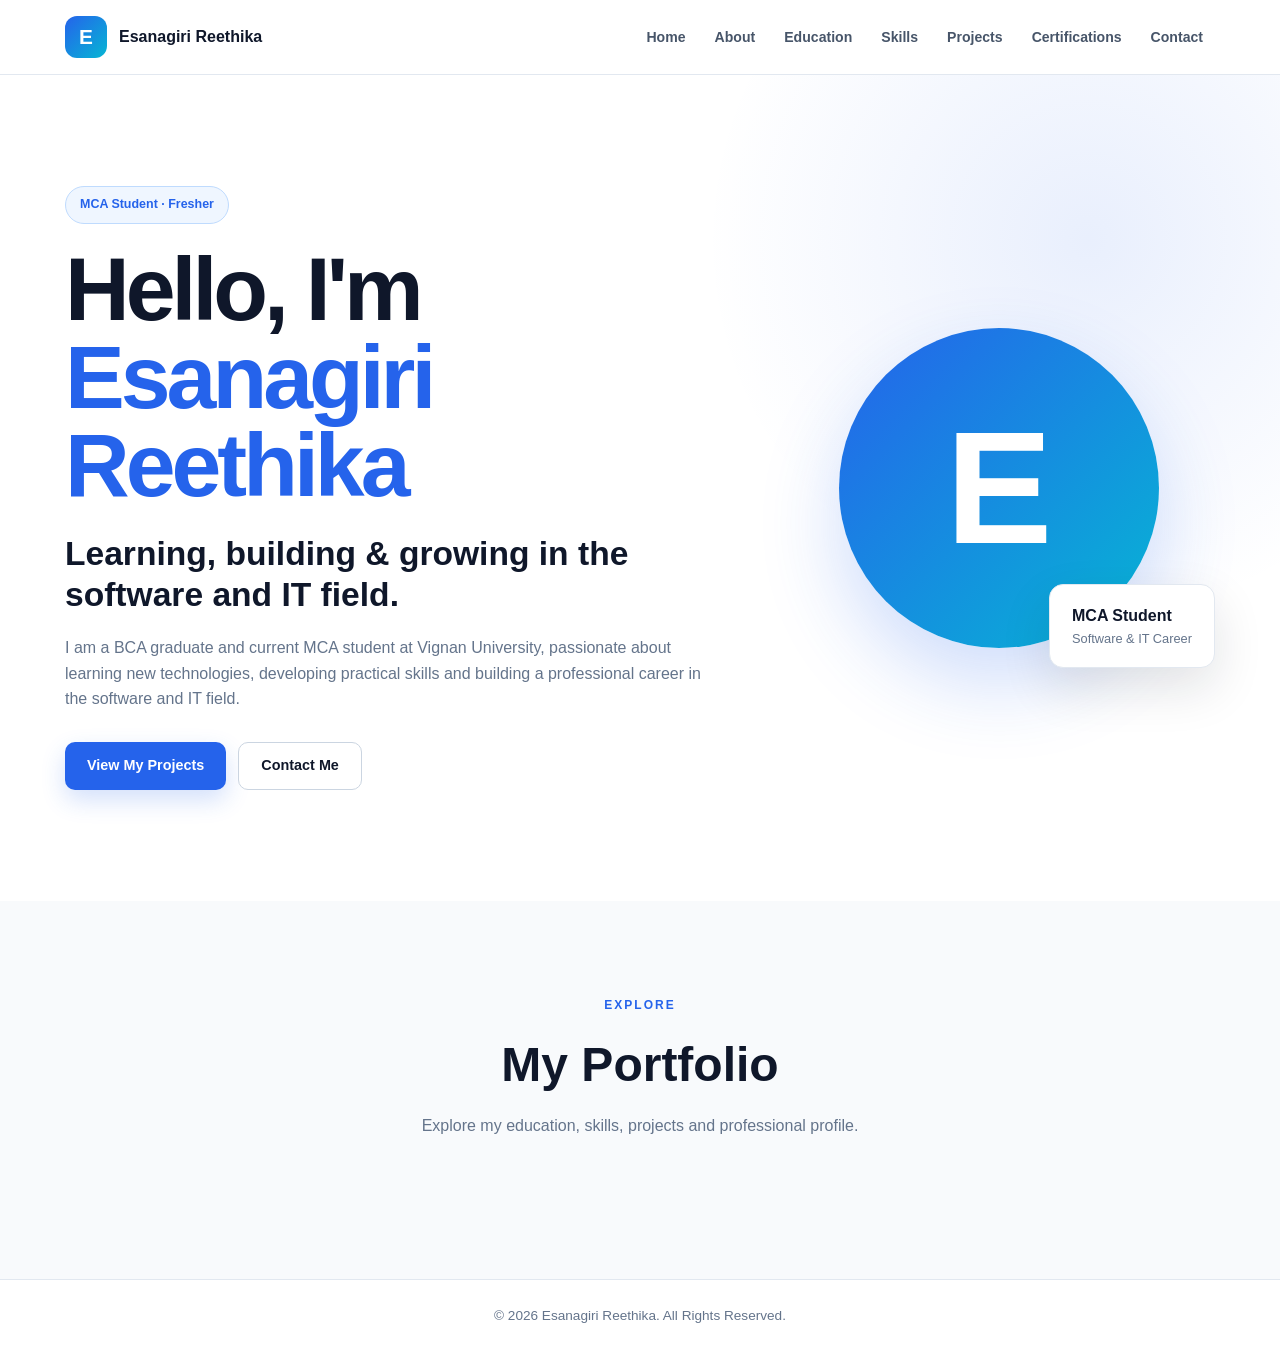
<file: index.html>
<!DOCTYPE html>
<html lang="en">
<head>
    <meta charset="UTF-8">
    <meta name="viewport" content="width=device-width, initial-scale=1.0">

    <meta name="description" content="Esanagiri Reethika Portfolio">

    <title>Esanagiri Reethika | Portfolio</title>

    <link rel="stylesheet" href="style.css">
</head>

<body>

<header class="header">
    <div class="container nav-container">

        <a href="index.html" class="logo">
            <span class="logo-letter">E</span>
            <span>Esanagiri Reethika</span>
        </a>

        <nav class="navigation">
            <a href="index.html">Home</a>
            <a href="about.html">About</a>
            <a href="education.html">Education</a>
            <a href="skills.html">Skills</a>
            <a href="projects.html">Projects</a>
            <a href="certifications.html">Certifications</a>
            <a href="contact.html">Contact</a>
        </nav>

    </div>
</header>


<main>

    <!-- HOME -->
    <section class="hero">

        <div class="container hero-grid">

            <div class="hero-content">

                <span class="badge">
                    MCA Student · Fresher
                </span>

                <h1>
                    Hello, I'm <span>Esanagiri Reethika</span>
                </h1>

                <h2>
                    Learning, building & growing in the software and IT field.
                </h2>

                <p>
                    I am a BCA graduate and current MCA student at Vignan University,
                    passionate about learning new technologies, developing practical
                    skills and building a professional career in the software and IT field.
                </p>

                <div class="hero-buttons">

                    <a href="projects.html" class="btn primary-btn">
                        View My Projects
                    </a>

                    <a href="contact.html" class="btn secondary-btn">
                        Contact Me
                    </a>

                </div>

            </div>


            <div class="hero-visual">

                <div class="profile-circle">
                    E
                </div>

                <div class="floating-card">

                    <strong>MCA Student</strong>

                    <span>
                        Software & IT Career
                    </span>

                </div>

            </div>

        </div>

    </section>


    <!-- QUICK ACCESS -->
    <section class="section">

        <div class="container">

            <div class="section-heading">

                <span>EXPLORE</span>

                <h2>
                    My Portfolio
                </h2>

                <p>
                    Explore my education, skills, projects and professional profile.
                </p>

            </div>

        </div>

    </section>

</main>


<footer class="footer">

    <p>
        © 2026 Esanagiri Reethika. All Rights Reserved.
    </p>

</footer>

</body>
</html>
</file>
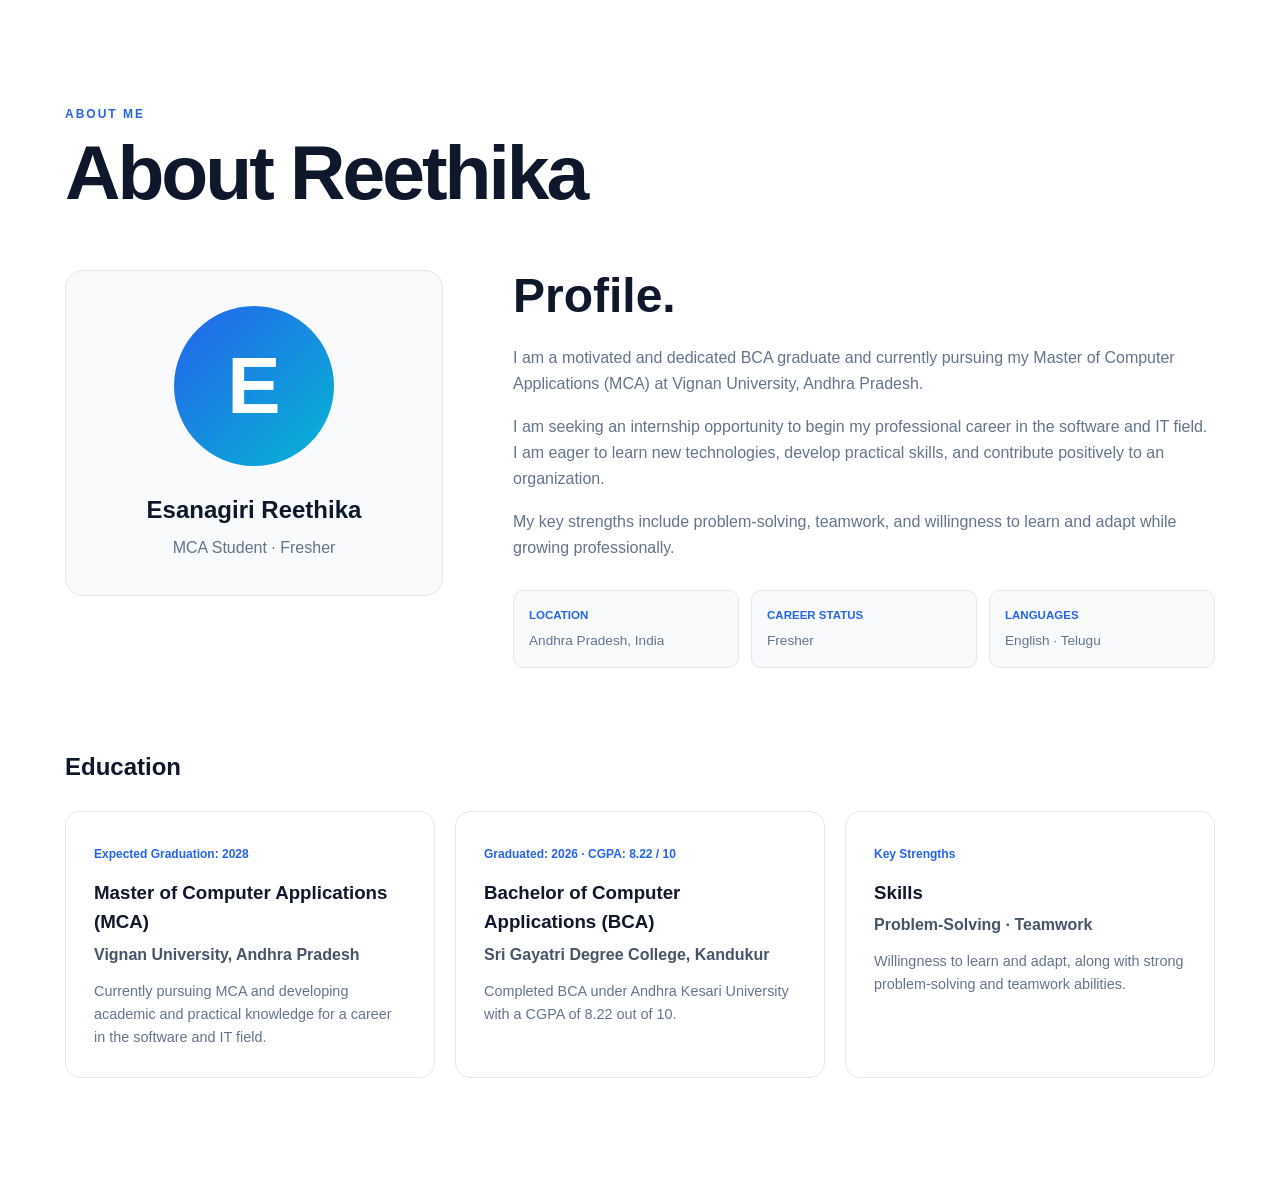
<file: about.html>
<!DOCTYPE html>
<html lang="en">
<head>
    <meta charset="UTF-8">
    <meta name="viewport" content="width=device-width, initial-scale=1.0">
    <meta name="description" content="About Esanagiri Reethika">
    <title>About | Esanagiri Reethika</title>
    <link rel="stylesheet" href="style.css">
</head>

<body>

<main>

<section class="page-section">

    <div class="container">

        <div class="page-heading">
            <span>ABOUT ME</span>
            <h1>About Reethika</h1>
        </div>


        <div class="about-layout">

            <div class="about-profile">

                <div class="large-profile">
                    E
                </div>

                <h2>Esanagiri Reethika</h2>

                <p>
                    MCA Student · Fresher
                </p>

            </div>


            <div class="about-text">

                <h2>Profile.</h2>

                <p>
                    I am a motivated and dedicated BCA graduate and currently
                    pursuing my Master of Computer Applications (MCA) at
                    Vignan University, Andhra Pradesh.
                </p>

                <p>
                    I am seeking an internship opportunity to begin my
                    professional career in the software and IT field. I am
                    eager to learn new technologies, develop practical skills,
                    and contribute positively to an organization.
                </p>

                <p>
                    My key strengths include problem-solving, teamwork, and
                    willingness to learn and adapt while growing professionally.
                </p>


                <div class="info-grid">

                    <div>
                        <strong>Location</strong>
                        <span>Andhra Pradesh, India</span>
                    </div>

                    <div>
                        <strong>Career Status</strong>
                        <span>Fresher</span>
                    </div>

                    <div>
                        <strong>Languages</strong>
                        <span>English · Telugu</span>
                    </div>

                </div>

            </div>

        </div>


        <div class="experience-section">

            <h2>Education</h2>

            <div class="experience-grid">

                <div class="experience-card">
                    <span>Expected Graduation: 2028</span>
                    <h3>Master of Computer Applications (MCA)</h3>
                    <h4>Vignan University, Andhra Pradesh</h4>
                    <p>
                        Currently pursuing MCA and developing academic and
                        practical knowledge for a career in the software
                        and IT field.
                    </p>
                </div>


                <div class="experience-card">
                    <span>Graduated: 2026 · CGPA: 8.22 / 10</span>
                    <h3>Bachelor of Computer Applications (BCA)</h3>
                    <h4>Sri Gayatri Degree College, Kandukur</h4>
                    <p>
                        Completed BCA under Andhra Kesari University with
                        a CGPA of 8.22 out of 10.
                    </p>
                </div>


                <div class="experience-card">
                    <span>Key Strengths</span>
                    <h3>Skills</h3>
                    <h4>Problem-Solving · Teamwork</h4>
                    <p>
                        Willingness to learn and adapt, along with strong
                        problem-solving and teamwork abilities.
                    </p>
                </div>

            </div>

        </div>

    </div>

</section>

</main>

</body>
</html>
</file>
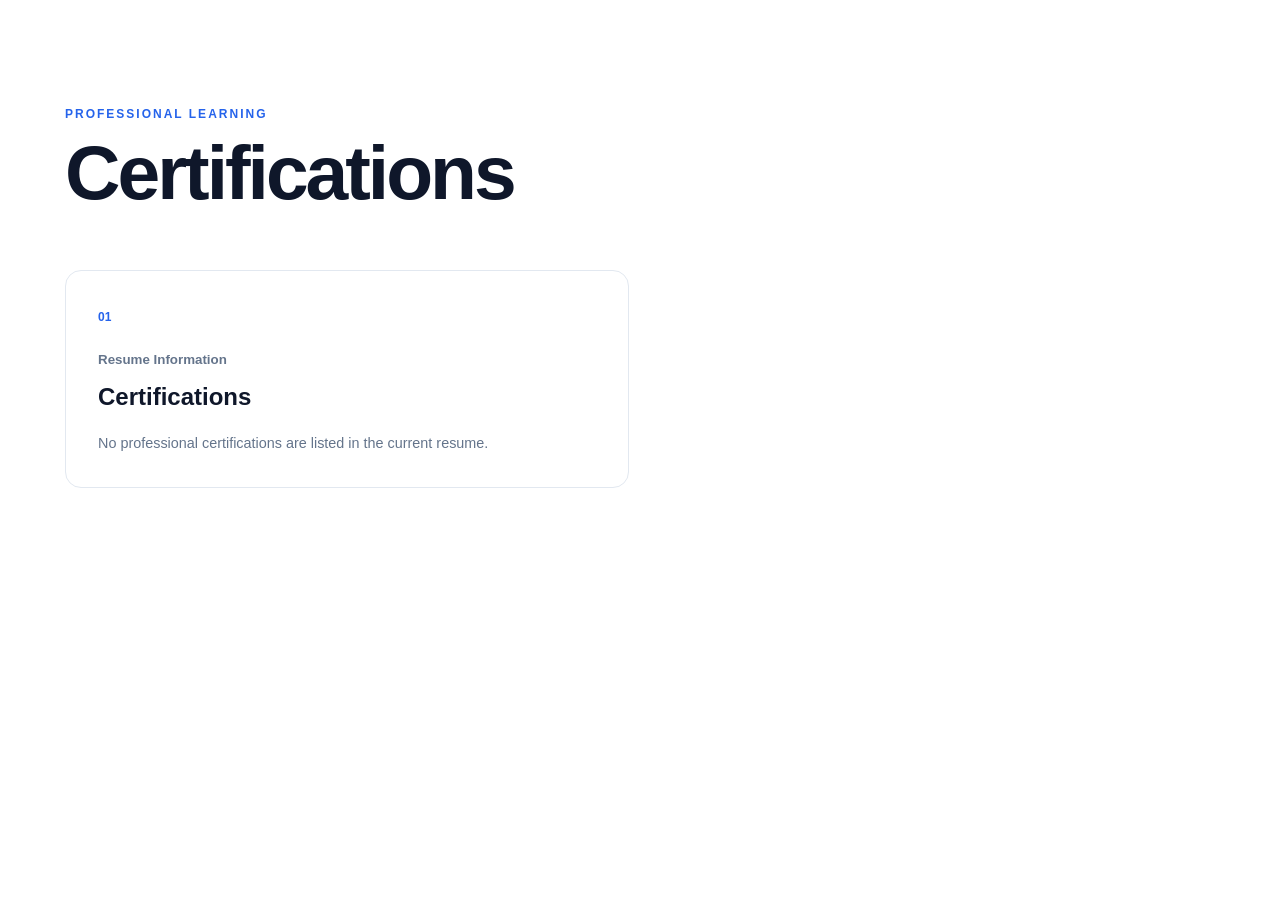
<file: certifications.html>
<!DOCTYPE html>
<html lang="en">
<head>
    <meta charset="UTF-8">
    <meta name="viewport" content="width=device-width, initial-scale=1.0">
    <title>Certifications | Esanagiri Reethika</title>
    <link rel="stylesheet" href="style.css">
</head>

<body>

<main>

<section class="page-section">

    <div class="container">

        <div class="page-heading">
            <span>PROFESSIONAL LEARNING</span>
            <h1>Certifications</h1>
        </div>


        <div class="certification-grid">

            <div class="certification-card">

                <span>01</span>

                <small>Resume Information</small>

                <h2>
                    Certifications
                </h2>

                <p>
                    No professional certifications are listed in the
                    current resume.
                </p>

            </div>

        </div>

    </div>

</section>

</main>

</body>
</html>
</file>
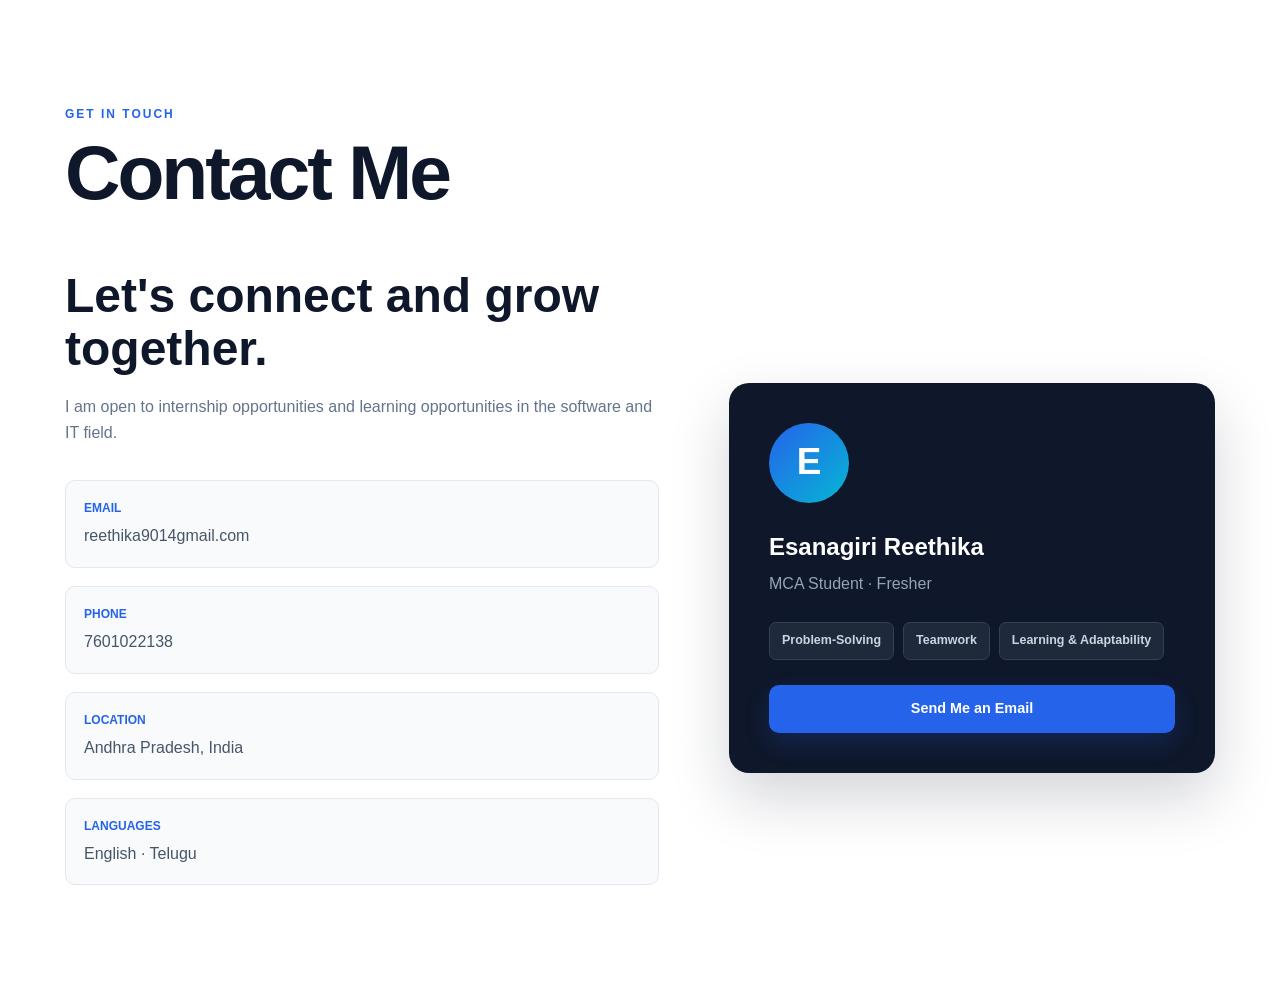
<file: contact.html>
<!DOCTYPE html>
<html lang="en">
<head>
    <meta charset="UTF-8">
    <meta name="viewport" content="width=device-width, initial-scale=1.0">
    <title>Contact | Esanagiri Reethika</title>
    <link rel="stylesheet" href="style.css">
</head>

<body>

<main>

<section class="page-section">

    <div class="container">

        <div class="page-heading">
            <span>GET IN TOUCH</span>
            <h1>Contact Me</h1>
        </div>


        <div class="contact-layout">

            <div class="contact-content">

                <h2>
                    Let's connect and grow together.
                </h2>

                <p>
                    I am open to internship opportunities and learning
                    opportunities in the software and IT field.
                </p>


                <div class="contact-details">

                    <div class="contact-item">
                        <strong>Email</strong>
                        <a href="mailto:reethika9014gmail.com">
                            reethika9014gmail.com
                        </a>
                    </div>


                    <div class="contact-item">
                        <strong>Phone</strong>
                        <span>7601022138</span>
                    </div>


                    <div class="contact-item">
                        <strong>Location</strong>
                        <span>Andhra Pradesh, India</span>
                    </div>


                    <div class="contact-item">
                        <strong>Languages</strong>
                        <span>English · Telugu</span>
                    </div>

                </div>

            </div>


            <div class="contact-card">

                <div class="contact-profile">
                    E
                </div>

                <h2>Esanagiri Reethika</h2>

                <p>
                    MCA Student · Fresher
                </p>

                <div class="skill-tags">
                    <span>Problem-Solving</span>
                    <span>Teamwork</span>
                    <span>Learning & Adaptability</span>
                </div>

                <a
                    href="mailto:reethika9014gmail.com"
                    class="btn primary-btn full-btn"
                >
                    Send Me an Email
                </a>

            </div>

        </div>

    </div>

</section>

</main>

</body>
</html>
</file>
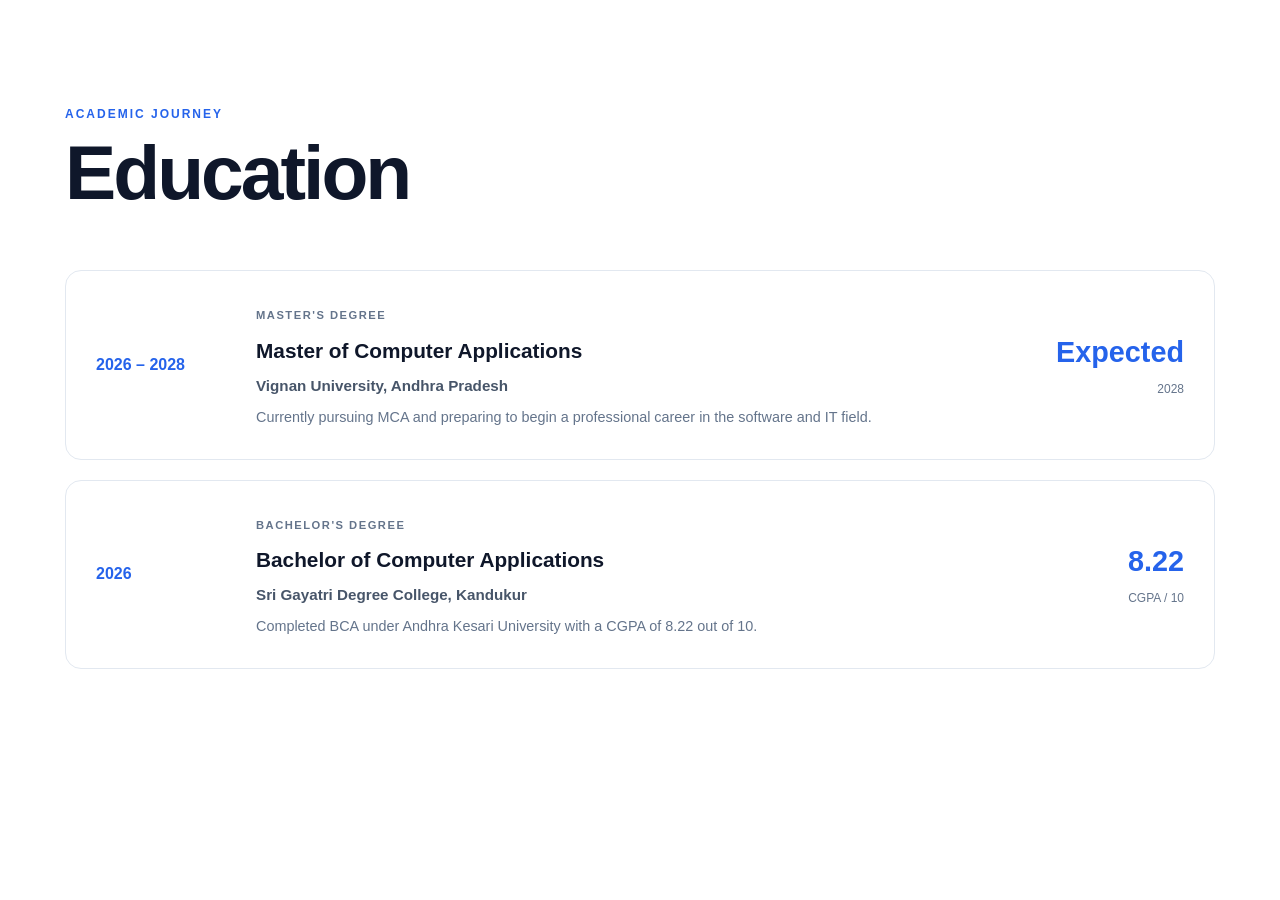
<file: education.html>
<!DOCTYPE html>
<html lang="en">
<head>
    <meta charset="UTF-8">
    <meta name="viewport" content="width=device-width, initial-scale=1.0">
    <title>Education | Esanagiri Reethika</title>
    <link rel="stylesheet" href="style.css">
</head>

<body>

<main>

<section class="page-section">

    <div class="container">

        <div class="page-heading">
            <span>ACADEMIC JOURNEY</span>
            <h1>Education</h1>
        </div>


        <div class="education-list">

            <div class="education-card">

                <div class="education-year">
                    2026 – 2028
                </div>

                <div>
                    <span class="education-type">
                        MASTER'S DEGREE
                    </span>

                    <h2>
                        Master of Computer Applications
                    </h2>

                    <h3>
                        Vignan University, Andhra Pradesh
                    </h3>

                    <p>
                        Currently pursuing MCA and preparing to begin a
                        professional career in the software and IT field.
                    </p>
                </div>

                <div class="cgpa">
                    <strong>Expected</strong>
                    <span>2028</span>
                </div>

            </div>


            <div class="education-card">

                <div class="education-year">
                    2026
                </div>

                <div>
                    <span class="education-type">
                        BACHELOR'S DEGREE
                    </span>

                    <h2>
                        Bachelor of Computer Applications
                    </h2>

                    <h3>
                        Sri Gayatri Degree College, Kandukur
                    </h3>

                    <p>
                        Completed BCA under Andhra Kesari University with
                        a CGPA of 8.22 out of 10.
                    </p>
                </div>

                <div class="cgpa">
                    <strong>8.22</strong>
                    <span>CGPA / 10</span>
                </div>

            </div>


        </div>

    </div>

</section>

</main>

</body>
</html>
</file>
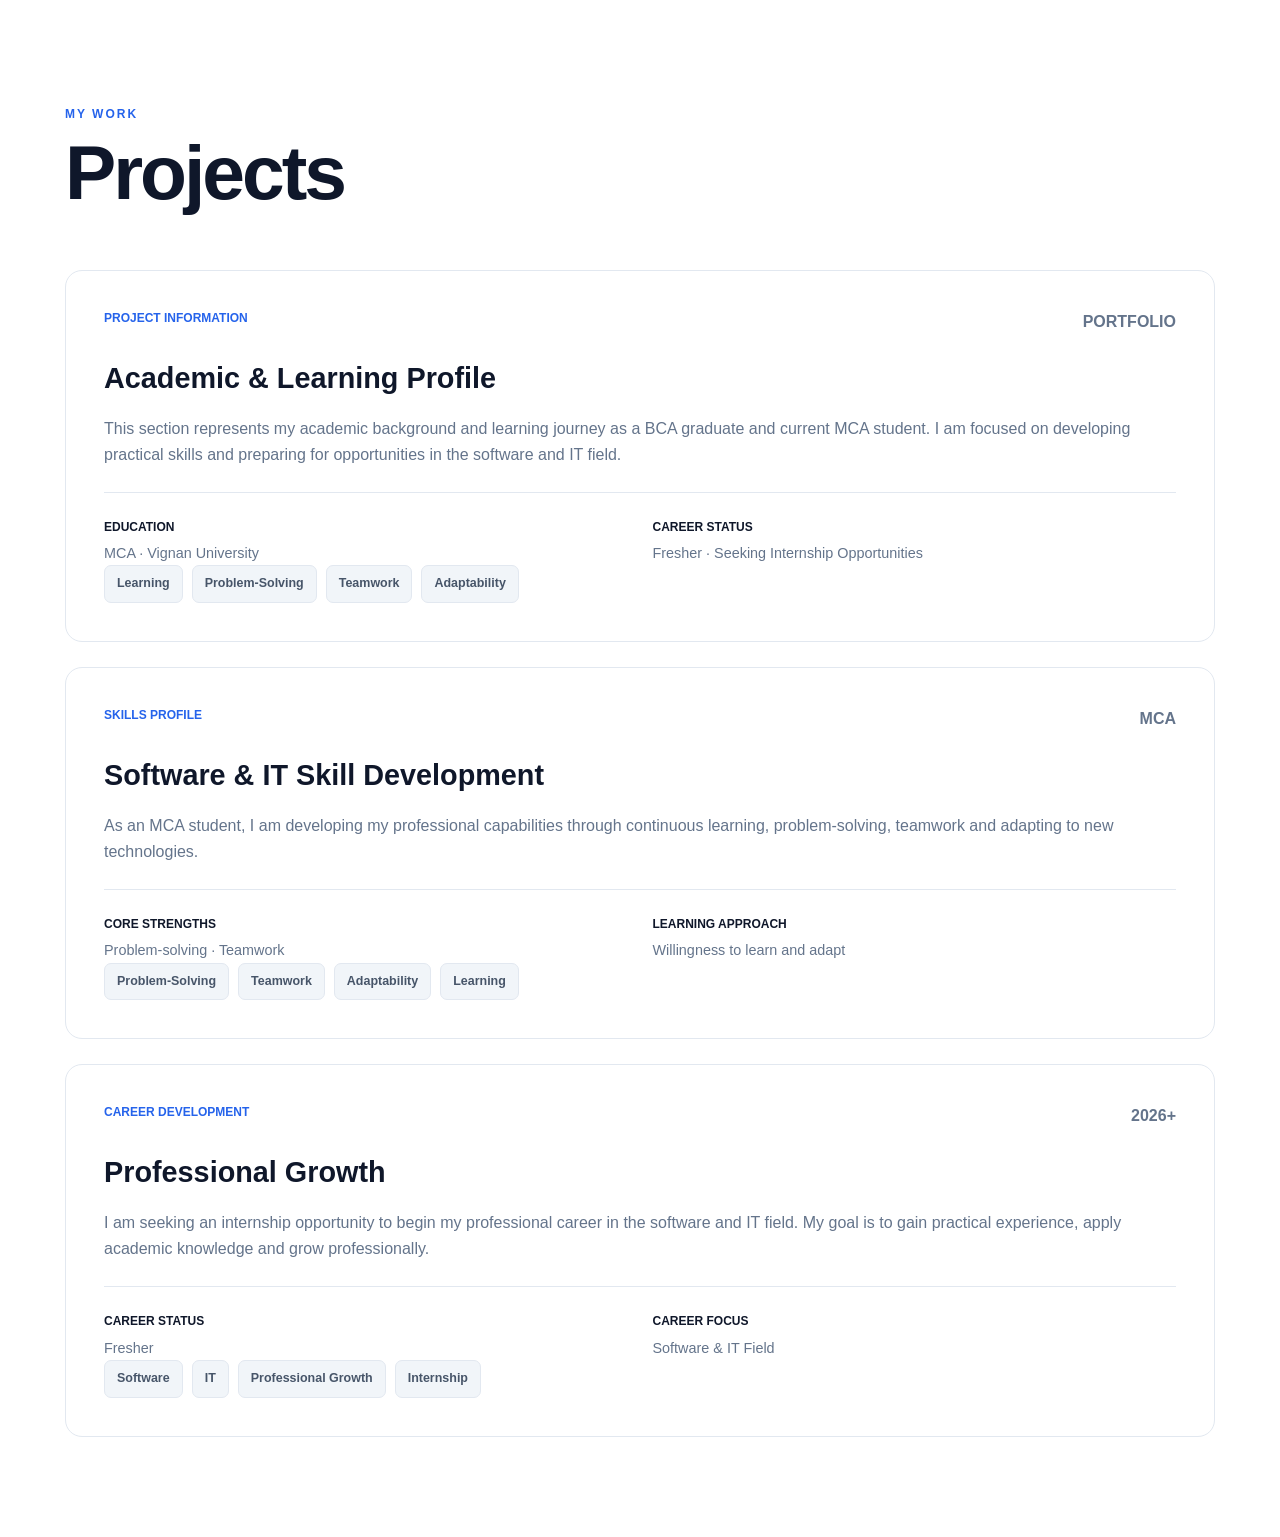
<file: project.html>
<!DOCTYPE html>
<html lang="en">
<head>
    <meta charset="UTF-8">
    <meta name="viewport" content="width=device-width, initial-scale=1.0">
    <title>Projects | Esanagiri Reethika</title>
    <link rel="stylesheet" href="style.css">
</head>

<body>

<main>

<section class="page-section">

    <div class="container">

        <div class="page-heading">
            <span>MY WORK</span>
            <h1>Projects</h1>
        </div>


        <div class="projects-list">

            <article class="project-large">

                <div class="project-header">
                    <span>PROJECT INFORMATION</span>
                    <strong>PORTFOLIO</strong>
                </div>

                <h2>Academic & Learning Profile</h2>

                <p>
                    This section represents my academic background and
                    learning journey as a BCA graduate and current MCA student.
                    I am focused on developing practical skills and preparing
                    for opportunities in the software and IT field.
                </p>

                <div class="project-info">

                    <div>
                        <strong>Education</strong>
                        <span>
                            MCA · Vignan University
                        </span>
                    </div>

                    <div>
                        <strong>Career Status</strong>
                        <span>
                            Fresher · Seeking Internship Opportunities
                        </span>
                    </div>

                </div>

                <div class="skill-tags">
                    <span>Learning</span>
                    <span>Problem-Solving</span>
                    <span>Teamwork</span>
                    <span>Adaptability</span>
                </div>

            </article>


            <article class="project-large">

                <div class="project-header">
                    <span>SKILLS PROFILE</span>
                    <strong>MCA</strong>
                </div>

                <h2>Software & IT Skill Development</h2>

                <p>
                    As an MCA student, I am developing my professional
                    capabilities through continuous learning, problem-solving,
                    teamwork and adapting to new technologies.
                </p>

                <div class="project-info">

                    <div>
                        <strong>Core Strengths</strong>
                        <span>
                            Problem-solving · Teamwork
                        </span>
                    </div>

                    <div>
                        <strong>Learning Approach</strong>
                        <span>
                            Willingness to learn and adapt
                        </span>
                    </div>

                </div>

                <div class="skill-tags">
                    <span>Problem-Solving</span>
                    <span>Teamwork</span>
                    <span>Adaptability</span>
                    <span>Learning</span>
                </div>

            </article>


            <article class="project-large">

                <div class="project-header">
                    <span>CAREER DEVELOPMENT</span>
                    <strong>2026+</strong>
                </div>

                <h2>Professional Growth</h2>

                <p>
                    I am seeking an internship opportunity to begin my
                    professional career in the software and IT field.
                    My goal is to gain practical experience, apply academic
                    knowledge and grow professionally.
                </p>

                <div class="project-info">

                    <div>
                        <strong>Career Status</strong>
                        <span>
                            Fresher
                        </span>
                    </div>

                    <div>
                        <strong>Career Focus</strong>
                        <span>
                            Software & IT Field
                        </span>
                    </div>

                </div>

                <div class="skill-tags">
                    <span>Software</span>
                    <span>IT</span>
                    <span>Professional Growth</span>
                    <span>Internship</span>
                </div>

            </article>

        </div>

    </div>

</section>

</main>

</body>
</html>
</file>
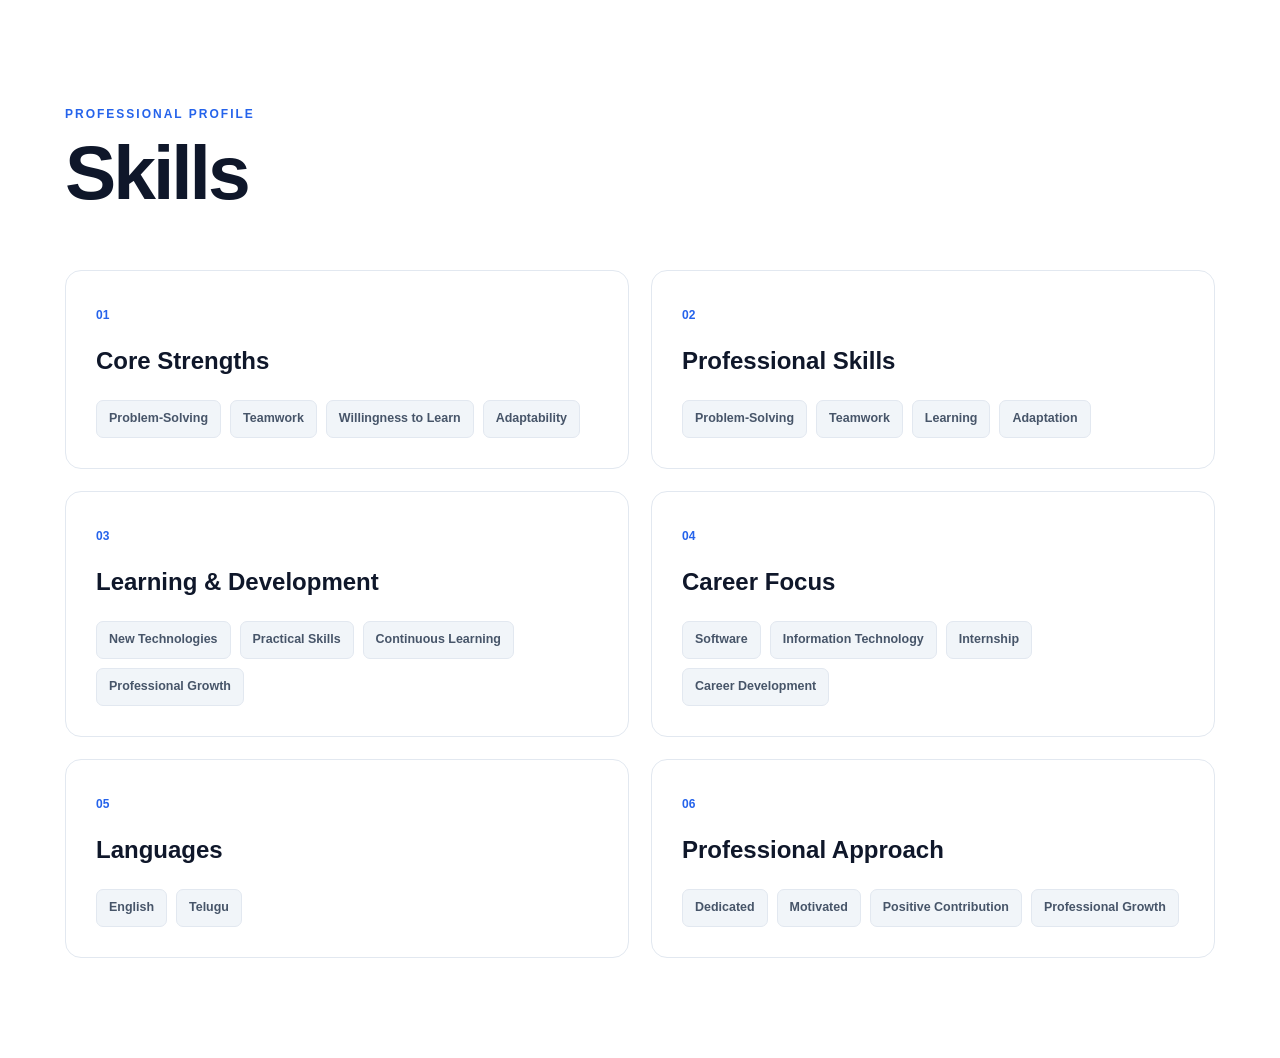
<file: skills.html>
<!DOCTYPE html>
<html lang="en">
<head>
    <meta charset="UTF-8">
    <meta name="viewport" content="width=device-width, initial-scale=1.0">
    <title>Skills | Esanagiri Reethika</title>
    <link rel="stylesheet" href="style.css">
</head>

<body>

<main>

<section class="page-section">

    <div class="container">

        <div class="page-heading">
            <span>PROFESSIONAL PROFILE</span>
            <h1>Skills</h1>
        </div>


        <div class="skills-grid">

            <div class="skill-category">

                <span>01</span>

                <h2>Core Strengths</h2>

                <div class="skill-tags">
                    <span>Problem-Solving</span>
                    <span>Teamwork</span>
                    <span>Willingness to Learn</span>
                    <span>Adaptability</span>
                </div>

            </div>


            <div class="skill-category">

                <span>02</span>

                <h2>Professional Skills</h2>

                <div class="skill-tags">
                    <span>Problem-Solving</span>
                    <span>Teamwork</span>
                    <span>Learning</span>
                    <span>Adaptation</span>
                </div>

            </div>


            <div class="skill-category">

                <span>03</span>

                <h2>Learning & Development</h2>

                <div class="skill-tags">
                    <span>New Technologies</span>
                    <span>Practical Skills</span>
                    <span>Continuous Learning</span>
                    <span>Professional Growth</span>
                </div>

            </div>


            <div class="skill-category">

                <span>04</span>

                <h2>Career Focus</h2>

                <div class="skill-tags">
                    <span>Software</span>
                    <span>Information Technology</span>
                    <span>Internship</span>
                    <span>Career Development</span>
                </div>

            </div>


            <div class="skill-category">

                <span>05</span>

                <h2>Languages</h2>

                <div class="skill-tags">
                    <span>English</span>
                    <span>Telugu</span>
                </div>

            </div>


            <div class="skill-category">

                <span>06</span>

                <h2>Professional Approach</h2>

                <div class="skill-tags">
                    <span>Dedicated</span>
                    <span>Motivated</span>
                    <span>Positive Contribution</span>
                    <span>Professional Growth</span>
                </div>

            </div>

        </div>

    </div>

</section>

</main>

</body>
</html>
</file>
<file: style.css>
/* =========================================================
   COMMON EXTERNAL CSS
   Used by all HTML files
   ========================================================= */

* {
    margin: 0;
    padding: 0;
    box-sizing: border-box;
}

html {
    scroll-behavior: smooth;
}

body {
    font-family: Arial, Helvetica, sans-serif;
    background: #ffffff;
    color: #0f172a;
    line-height: 1.6;
}

a {
    text-decoration: none;
    color: inherit;
}

p {
    color: #64748b;
}

.container {
    width: min(1150px, 92%);
    margin: auto;
}


/* =========================================================
   HEADER
   ========================================================= */

.header {
    position: sticky;
    top: 0;
    z-index: 1000;

    background: rgba(255, 255, 255, 0.96);
    border-bottom: 1px solid #e2e8f0;

    backdrop-filter: blur(12px);
}

.nav-container {
    min-height: 74px;

    display: flex;
    align-items: center;
    justify-content: space-between;
    gap: 30px;
}

.logo {
    display: flex;
    align-items: center;
    gap: 12px;

    font-weight: 800;
    white-space: nowrap;
}

.logo-letter {
    width: 42px;
    height: 42px;

    display: flex;
    align-items: center;
    justify-content: center;

    border-radius: 12px;

    background: linear-gradient(135deg, #2563eb, #06b6d4);
    color: white;

    font-size: 1.3rem;
    font-weight: 900;
}

.navigation {
    display: flex;
    align-items: center;
    gap: 5px;
}

.navigation a {
    padding: 9px 12px;

    border-radius: 8px;

    color: #475569;

    font-size: 0.88rem;
    font-weight: 700;

    transition: 0.25s ease;
}

.navigation a:hover {
    background: #eff6ff;
    color: #2563eb;
}


/* =========================================================
   HERO
   ========================================================= */

.hero {
    min-height: calc(100vh - 74px);

    display: flex;
    align-items: center;

    padding: 80px 0;

    background:
        radial-gradient(
            circle at 85% 20%,
            rgba(37, 99, 235, 0.10),
            transparent 30%
        ),
        #ffffff;
}

.hero-grid {
    display: grid;
    grid-template-columns: 1.2fr 0.8fr;
    align-items: center;
    gap: 70px;
}

.badge {
    display: inline-block;

    margin-bottom: 22px;
    padding: 8px 14px;

    border: 1px solid #bfdbfe;
    border-radius: 50px;

    background: #eff6ff;
    color: #2563eb;

    font-size: 0.78rem;
    font-weight: 800;
}

.hero h1 {
    margin-bottom: 25px;

    font-size: clamp(3rem, 7vw, 6rem);
    line-height: 0.98;

    letter-spacing: -4px;
}

.hero h1 span {
    color: #2563eb;
}

.hero h2 {
    margin-bottom: 20px;

    font-size: clamp(1.3rem, 3vw, 2.1rem);
    line-height: 1.2;
}

.hero p {
    max-width: 650px;
    margin-bottom: 30px;

    font-size: 1rem;
}

.hero-buttons {
    display: flex;
    flex-wrap: wrap;
    gap: 12px;
}

.btn {
    min-height: 48px;

    display: inline-flex;
    align-items: center;
    justify-content: center;

    padding: 0 22px;

    border-radius: 10px;

    font-size: 0.9rem;
    font-weight: 800;

    transition: 0.25s ease;
}

.primary-btn {
    background: #2563eb;
    color: white;

    box-shadow: 0 10px 25px rgba(37, 99, 235, 0.2);
}

.primary-btn:hover {
    background: #1d4ed8;
    transform: translateY(-2px);
}

.secondary-btn {
    background: white;
    color: #0f172a;

    border: 1px solid #cbd5e1;
}

.secondary-btn:hover {
    border-color: #2563eb;
    color: #2563eb;
}

.hero-visual {
    position: relative;

    min-height: 420px;

    display: flex;
    align-items: center;
    justify-content: center;
}

.profile-circle {
    width: 320px;
    height: 320px;

    display: flex;
    align-items: center;
    justify-content: center;

    border-radius: 50%;

    background: linear-gradient(135deg, #2563eb, #06b6d4);

    color: white;

    font-size: 10rem;
    font-weight: 900;

    box-shadow:
        0 35px 80px rgba(37, 99, 235, 0.22);
}

.floating-card {
    position: absolute;

    right: 0;
    bottom: 30px;

    padding: 18px 22px;

    background: white;

    border: 1px solid #e2e8f0;
    border-radius: 14px;

    box-shadow: 0 20px 50px rgba(15, 23, 42, 0.12);
}

.floating-card strong,
.floating-card span {
    display: block;
}

.floating-card span {
    color: #64748b;
    font-size: 0.8rem;
}


/* =========================================================
   SECTIONS
   ========================================================= */

.section {
    padding: 90px 0;
}

.section:nth-child(even) {
    background: #f8fafc;
}

.section-heading {
    max-width: 700px;

    margin: 0 auto 50px;

    text-align: center;
}

.section-heading span,
.page-heading span {
    color: #2563eb;

    font-size: 0.75rem;
    font-weight: 900;

    letter-spacing: 2px;
}

.section-heading h2 {
    margin: 10px 0;

    font-size: clamp(2rem, 4vw, 3rem);
}

.section-heading p {
    color: #64748b;
}


/* =========================================================
   QUICK CARDS
   ========================================================= */

.quick-grid {
    display: grid;
    grid-template-columns: repeat(3, 1fr);
    gap: 20px;
}

.quick-card {
    padding: 30px;

    background: white;

    border: 1px solid #e2e8f0;
    border-radius: 16px;

    transition: 0.3s ease;
}

.quick-card:hover {
    transform: translateY(-5px);

    border-color: #93c5fd;

    box-shadow:
        0 20px 45px rgba(15, 23, 42, 0.08);
}

.quick-card > span {
    color: #2563eb;
    font-size: 0.75rem;
    font-weight: 900;
}

.quick-card h3 {
    margin: 18px 0 10px;
    font-size: 1.3rem;
}

.quick-card p {
    font-size: 0.9rem;
}


/* =========================================================
   PAGE HEADINGS
   ========================================================= */

.page-section {
    min-height: 100vh;
    padding: 100px 0;
}

.page-heading {
    margin-bottom: 60px;
}

.page-heading h1 {
    margin-top: 8px;

    font-size: clamp(2.8rem, 6vw, 5rem);

    line-height: 1;

    letter-spacing: -3px;
}


/* =========================================================
   ABOUT
   ========================================================= */

.about-layout {
    display: grid;
    grid-template-columns: 0.7fr 1.3fr;
    gap: 70px;
    align-items: start;
}

.about-profile {
    padding: 35px;

    text-align: center;

    background: #f8fafc;

    border: 1px solid #e2e8f0;
    border-radius: 18px;
}

.large-profile {
    width: 160px;
    height: 160px;

    margin: 0 auto 25px;

    display: flex;
    align-items: center;
    justify-content: center;

    border-radius: 50%;

    background: linear-gradient(135deg, #2563eb, #06b6d4);

    color: white;

    font-size: 5rem;
    font-weight: 900;
}

.about-profile h2 {
    margin-bottom: 5px;
}

.about-profile p {
    color: #64748b;
}

.about-text h2 {
    margin-bottom: 22px;

    font-size: clamp(2rem, 4vw, 3rem);
    line-height: 1.1;
}

.about-text p {
    margin-bottom: 18px;
}

.info-grid {
    display: grid;
    grid-template-columns: repeat(3, 1fr);
    gap: 12px;

    margin-top: 30px;
}

.info-grid div {
    padding: 15px;

    background: #f8fafc;

    border: 1px solid #e2e8f0;
    border-radius: 10px;
}

.info-grid strong,
.info-grid span {
    display: block;
}

.info-grid strong {
    color: #2563eb;

    font-size: 0.72rem;
    text-transform: uppercase;
}

.info-grid span {
    margin-top: 5px;

    color: #64748b;

    font-size: 0.85rem;
}

.experience-section {
    margin-top: 80px;
}

.experience-section > h2 {
    margin-bottom: 25px;
}

.experience-grid {
    display: grid;
    grid-template-columns: repeat(3, 1fr);
    gap: 20px;
}

.experience-card {
    padding: 28px;

    border: 1px solid #e2e8f0;
    border-radius: 15px;

    background: white;
}

.experience-card > span {
    color: #2563eb;

    font-size: 0.75rem;
    font-weight: 800;
}

.experience-card h3 {
    margin: 12px 0 5px;
}

.experience-card h4 {
    margin-bottom: 12px;

    color: #475569;
}

.experience-card p {
    font-size: 0.9rem;
}


/* =========================================================
   EDUCATION
   ========================================================= */

.education-list {
    display: grid;
    gap: 20px;
}

.education-card {
    display: grid;
    grid-template-columns: 130px 1fr 130px;
    gap: 30px;
    align-items: center;

    padding: 30px;

    background: white;

    border: 1px solid #e2e8f0;
    border-radius: 16px;

    transition: 0.3s ease;
}

.education-card:hover {
    transform: translateY(-3px);

    border-color: #93c5fd;

    box-shadow:
        0 15px 35px rgba(15, 23, 42, 0.07);
}

.education-year {
    color: #2563eb;
    font-weight: 900;
}

.education-type {
    color: #64748b;

    font-size: 0.7rem;
    font-weight: 900;

    letter-spacing: 1.5px;
}

.education-card h2 {
    margin: 7px 0;
    font-size: 1.3rem;
}

.education-card h3 {
    margin-bottom: 7px;

    color: #475569;

    font-size: 0.95rem;
}

.education-card p {
    font-size: 0.9rem;
}

.cgpa {
    text-align: right;
}

.cgpa strong {
    display: block;

    color: #2563eb;

    font-size: 1.8rem;
}

.cgpa span {
    color: #64748b;

    font-size: 0.75rem;
}


/* =========================================================
   SKILLS
   ========================================================= */

.skills-grid {
    display: grid;
    grid-template-columns: repeat(2, 1fr);
    gap: 22px;
}

.skill-category {
    padding: 30px;

    background: white;

    border: 1px solid #e2e8f0;
    border-radius: 16px;
}

.skill-category > span {
    color: #2563eb;

    font-size: 0.75rem;
    font-weight: 900;
}

.skill-category h2 {
    margin: 15px 0 20px;
}

.skill-tags {
    display: flex;
    flex-wrap: wrap;
    gap: 9px;
}

.skill-tags span {
    padding: 8px 12px;

    background: #f1f5f9;

    border: 1px solid #e2e8f0;
    border-radius: 7px;

    color: #475569;

    font-size: 0.78rem;
    font-weight: 700;
}


/* =========================================================
   PROJECTS
   ========================================================= */

.projects-list {
    display: grid;
    gap: 25px;
}

.project-large {
    padding: 38px;

    background: white;

    border: 1px solid #e2e8f0;
    border-radius: 17px;

    transition: 0.3s ease;
}

.project-large:hover {
    transform: translateY(-4px);

    border-color: #93c5fd;

    box-shadow:
        0 20px 45px rgba(15, 23, 42, 0.08);
}

.project-header {
    display: flex;
    justify-content: space-between;

    margin-bottom: 20px;
}

.project-header span {
    color: #2563eb;

    font-size: 0.75rem;
    font-weight: 900;
}

.project-header strong {
    color: #64748b;
}

.project-large h2 {
    margin-bottom: 15px;

    font-size: 1.8rem;
}

.project-info {
    display: grid;
    grid-template-columns: 1fr 1fr;
    gap: 25px;

    margin-top: 25px;
    padding-top: 25px;

    border-top: 1px solid #e2e8f0;
}

.project-info strong,
.project-info span {
    display: block;
}

.project-info strong {
    margin-bottom: 5px;

    font-size: 0.75rem;
    text-transform: uppercase;
}

.project-info span {
    color: #64748b;
    font-size: 0.9rem;
}


/* =========================================================
   CERTIFICATIONS
   ========================================================= */

.certification-grid {
    display: grid;
    grid-template-columns: repeat(2, 1fr);
    gap: 22px;
}

.certification-card {
    padding: 32px;

    background: white;

    border: 1px solid #e2e8f0;
    border-radius: 16px;

    transition: 0.3s ease;
}

.certification-card:hover {
    transform: translateY(-5px);

    border-color: #93c5fd;

    box-shadow:
        0 20px 45px rgba(15, 23, 42, 0.08);
}

.certification-card > span {
    color: #2563eb;

    font-size: 0.75rem;
    font-weight: 900;
}

.certification-card small {
    display: block;

    margin-top: 20px;

    color: #64748b;

    font-weight: 800;
}

.certification-card h2 {
    margin: 8px 0 15px;
}

.certification-card p {
    font-size: 0.9rem;
}


/* =========================================================
   CONTACT
   ========================================================= */

.contact-layout {
    display: grid;
    grid-template-columns: 1.1fr 0.9fr;
    gap: 70px;
    align-items: center;
}

.contact-content h2 {
    margin-bottom: 18px;

    font-size: clamp(2rem, 4vw, 3rem);
    line-height: 1.1;
}

.contact-content > p {
    max-width: 600px;
    margin-bottom: 35px;
}

.contact-details {
    display: grid;
    gap: 18px;
}

.contact-item {
    padding: 18px;

    background: #f8fafc;

    border: 1px solid #e2e8f0;
    border-radius: 10px;
}

.contact-item strong,
.contact-item span,
.contact-item a {
    display: block;
}

.contact-item strong {
    margin-bottom: 5px;

    color: #2563eb;

    font-size: 0.75rem;
    text-transform: uppercase;
}

.contact-item span,
.contact-item a {
    color: #475569;
}

.contact-item a:hover {
    color: #2563eb;
}

.contact-card {
    padding: 40px;

    background: #0f172a;

    border-radius: 20px;

    color: white;

    box-shadow:
        0 25px 60px rgba(15, 23, 42, 0.18);
}

.contact-profile {
    width: 80px;
    height: 80px;

    display: flex;
    align-items: center;
    justify-content: center;

    margin-bottom: 25px;

    border-radius: 50%;

    background: linear-gradient(135deg, #2563eb, #06b6d4);

    font-size: 2.3rem;
    font-weight: 900;
}

.contact-card h2 {
    margin-bottom: 5px;
}

.contact-card > p {
    color: #94a3b8;
}

.contact-card .skill-tags {
    margin: 25px 0;
}

.contact-card .skill-tags span {
    background: #1e293b;
    border-color: #334155;
    color: #cbd5e1;
}

.full-btn {
    width: 100%;
}


/* =========================================================
   FOOTER
   ========================================================= */

.footer {
    padding: 25px;

    text-align: center;

    border-top: 1px solid #e2e8f0;

    color: #64748b;

    font-size: 0.85rem;
}


/* =========================================================
   RESPONSIVE
   ========================================================= */

@media (max-width: 1000px) {

    .navigation {
        gap: 0;
    }

    .navigation a {
        padding: 8px;
        font-size: 0.78rem;
    }

    .hero-grid {
        gap: 35px;
    }

    .profile-circle {
        width: 270px;
        height: 270px;

        font-size: 8rem;
    }

    .quick-grid {
        grid-template-columns: repeat(2, 1fr);
    }

    .experience-grid {
        grid-template-columns: 1fr;
    }
}


@media (max-width: 800px) {

    .header {
        position: relative;
    }

    .nav-container {
        flex-direction: column;
        padding: 15px 0;
    }

    .navigation {
        width: 100%;

        display: flex;

        overflow-x: auto;

        justify-content: flex-start;
    }

    .navigation a {
        white-space: nowrap;
    }

    .hero {
        padding: 70px 0;
    }

    .hero-grid {
        grid-template-columns: 1fr;

        text-align: center;
    }

    .hero-content {
        margin: auto;
    }

    .hero p {
        margin-left: auto;
        margin-right: auto;
    }

    .hero-buttons {
        justify-content: center;
    }

    .hero-visual {
        min-height: 330px;
    }

    .floating-card {
        right: 50%;
        transform: translateX(50%);
    }

    .about-layout,
    .contact-layout {
        grid-template-columns: 1fr;
    }

    .education-card {
        grid-template-columns: 1fr;
    }

    .cgpa {
        text-align: left;
    }

    .cgpa strong {
        display: inline-block;
        margin-right: 7px;
    }

    .skills-grid,
    .certification-grid {
        grid-template-columns: 1fr;
    }
}


@media (max-width: 600px) {

    .section,
    .page-section {
        padding: 65px 0;
    }

    .hero h1 {
        font-size: 3.2rem;
        letter-spacing: -2px;
    }

    .profile-circle {
        width: 220px;
        height: 220px;

        font-size: 6rem;
    }

    .quick-grid {
        grid-template-columns: 1fr;
    }

    .info-grid {
        grid-template-columns: 1fr;
    }

    .project-info {
        grid-template-columns: 1fr;
    }

    .project-large,
    .certification-card,
    .skill-category,
    .contact-card {
        padding: 25px;
    }

    .hero-buttons {
        flex-direction: column;
    }

    .hero-buttons .btn {
        width: 100%;
    }
}
</file>
